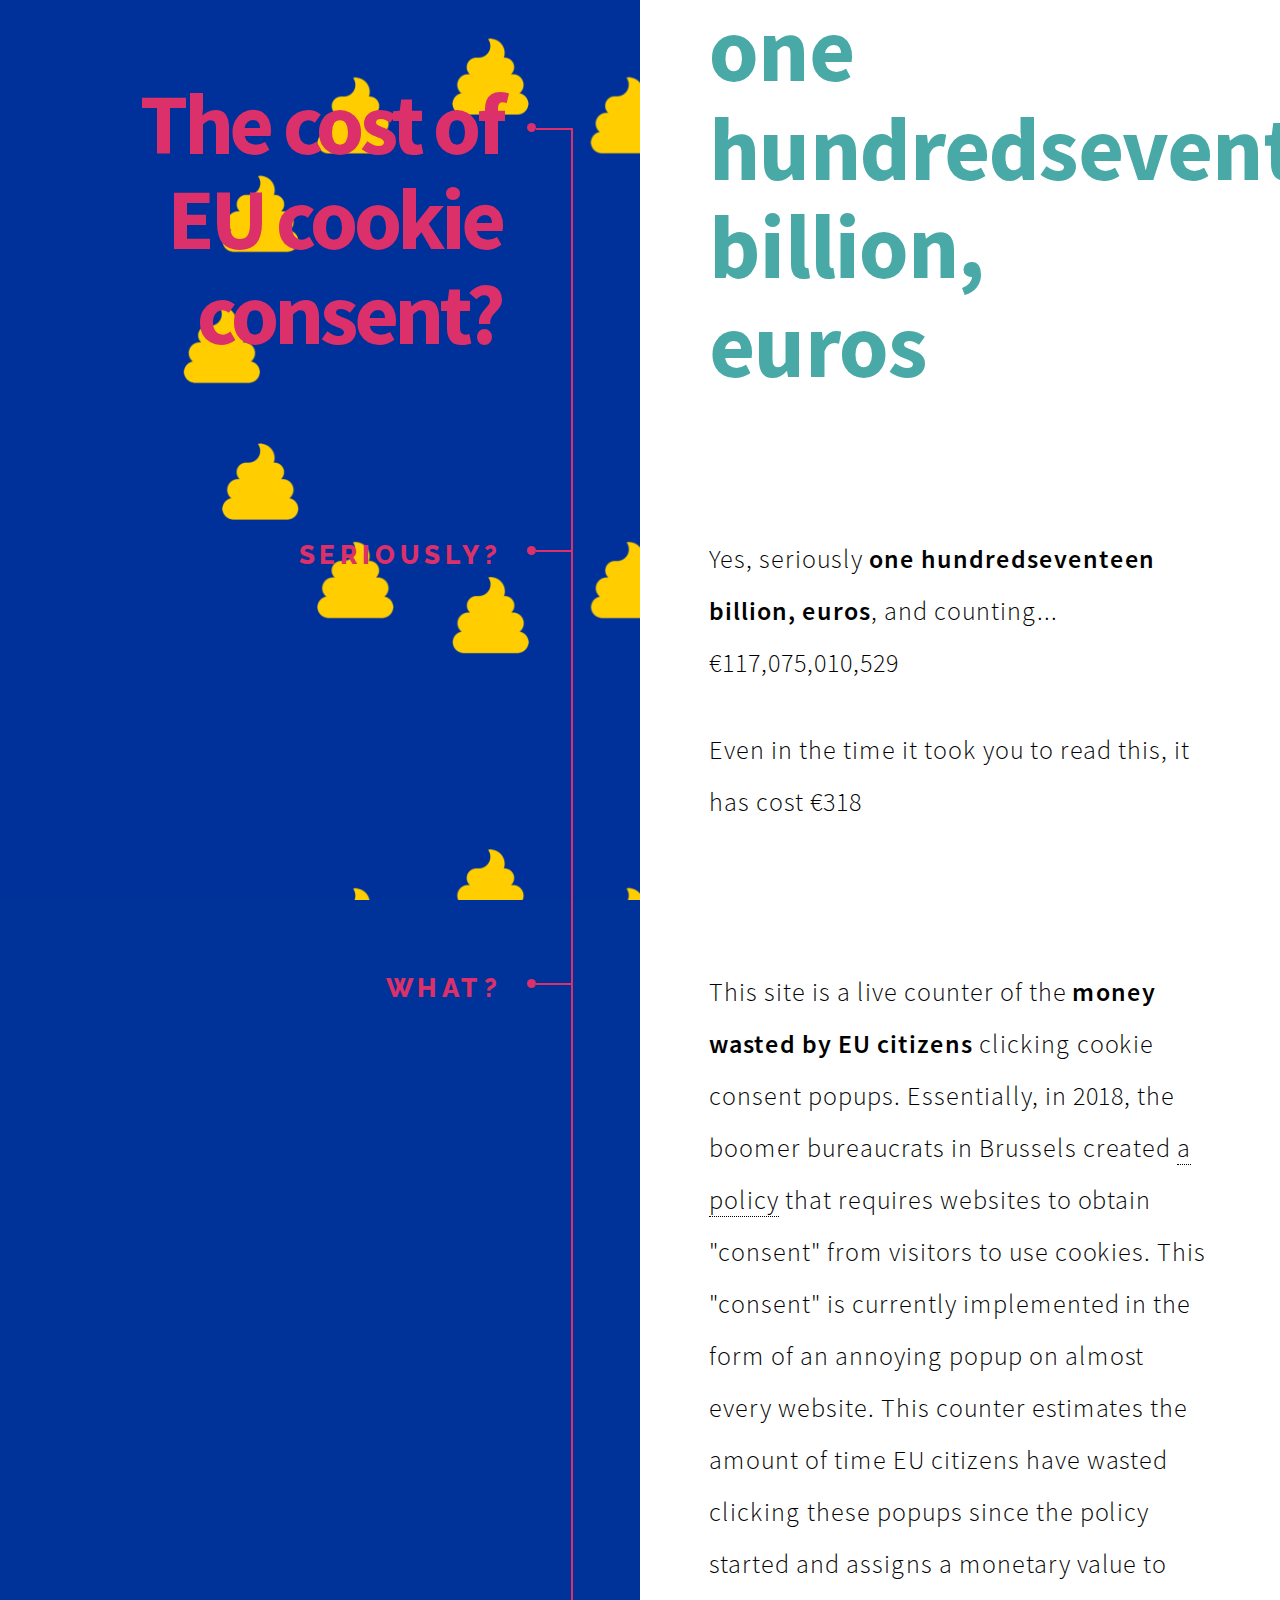
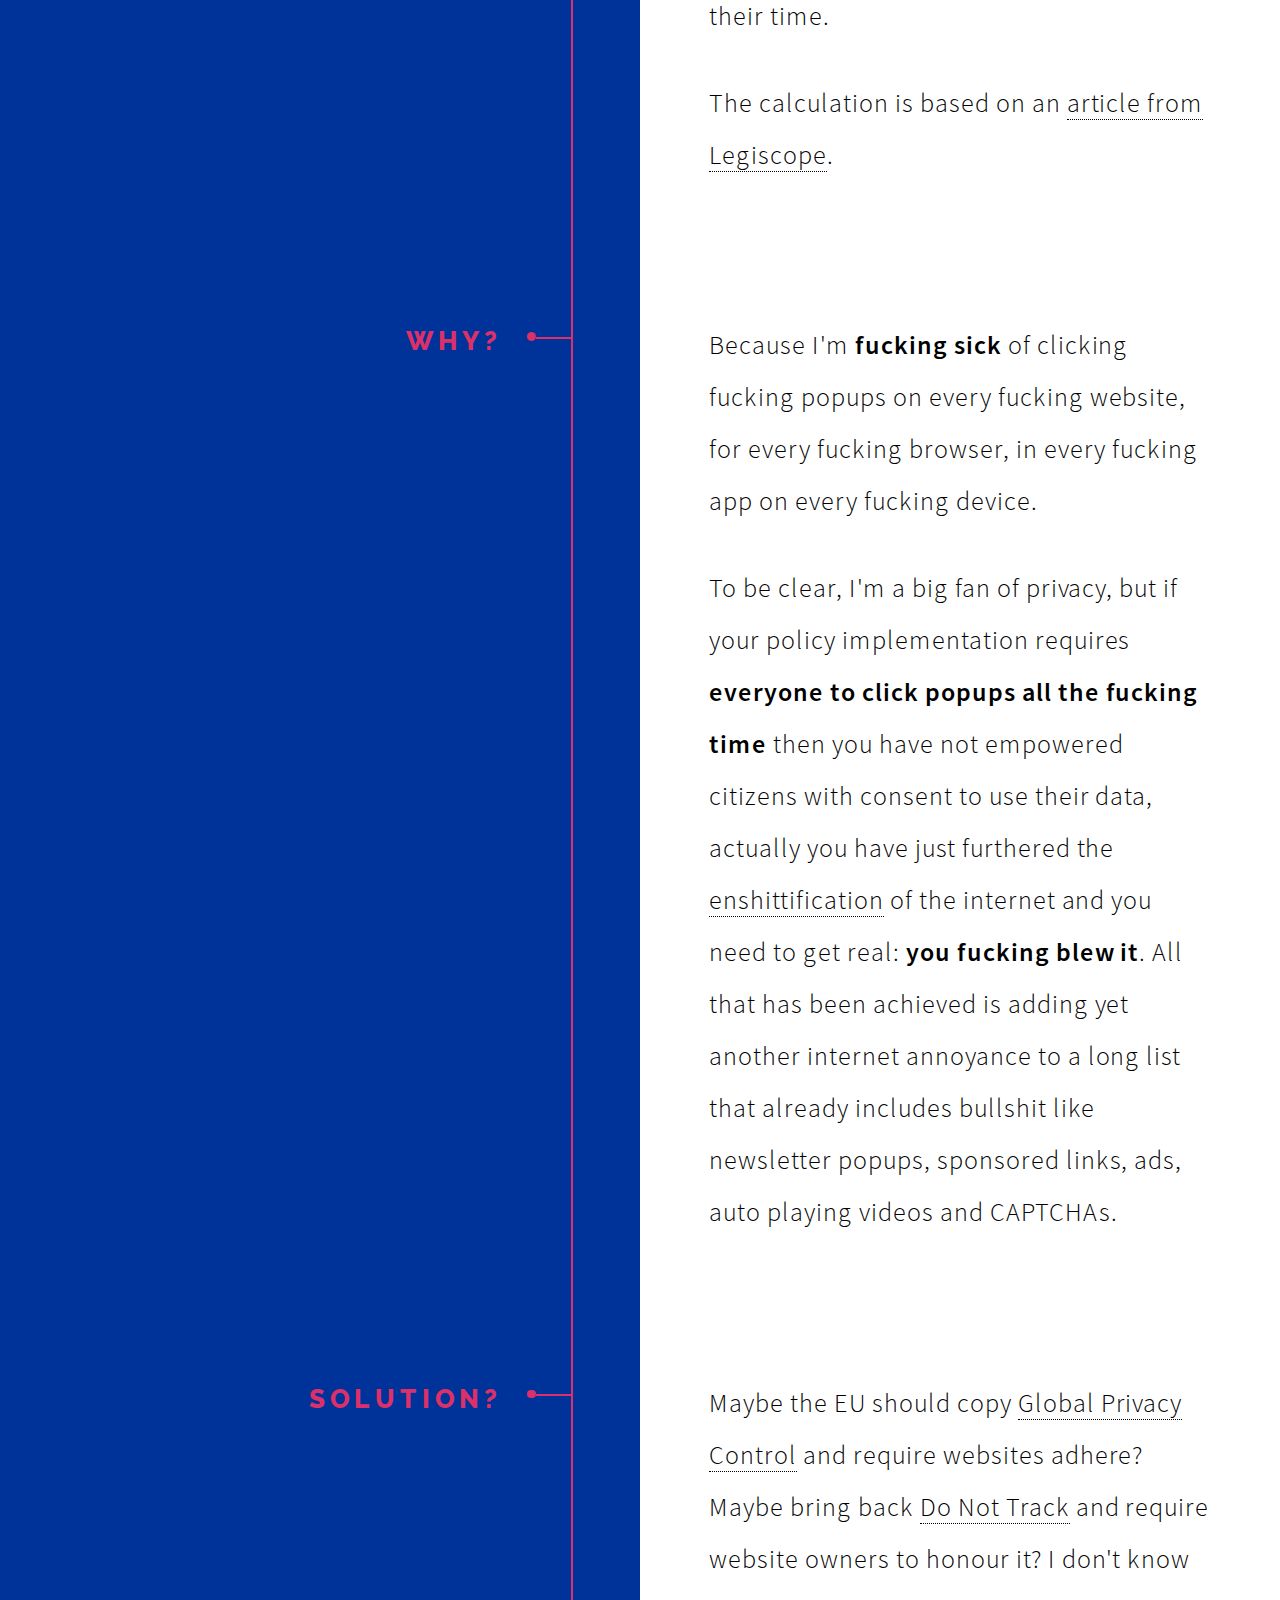
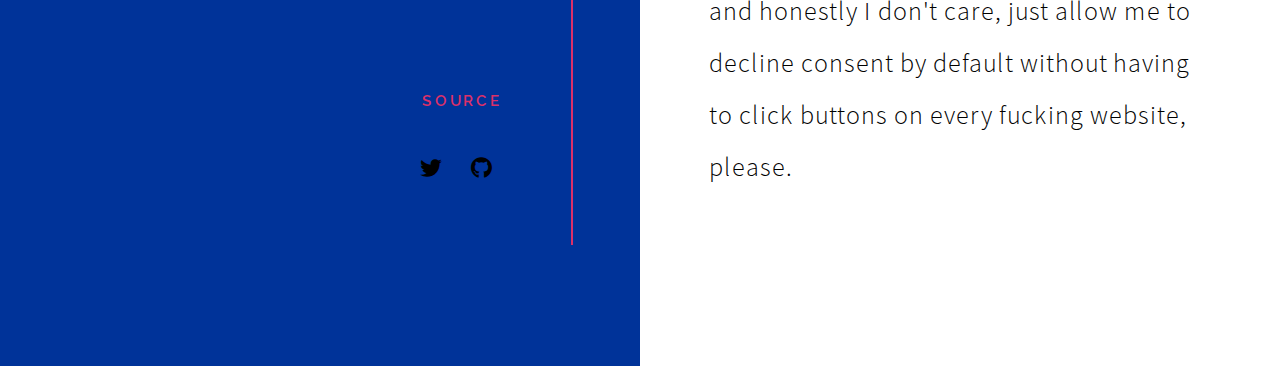
<file: site/index.html>
<!DOCTYPE HTML>
<!--
	Paradigm Shift by HTML5 UP
	html5up.net | @ajlkn
	Free for personal and commercial use under the CCA 3.0 license (html5up.net/license)
-->
<html>
	<head>
		<title>The cost of EU cookie consent: how much money are we wasting?</title>
		<meta charset="utf-8" />
		<meta name="viewport" content="width=device-width, initial-scale=1, user-scalable=no" />
		<meta name="description" content="A live counter of the cost of time wasted clicking EU cookie consent popups and banners" />
		<meta name="keywords" content="EU, GDPR, cookie, consent, cost, money, wasted, time, popups, banners" />
		<meta name="author" content="@24-karat.bsky.social">
		<link rel="stylesheet" href="assets/css/main.css" />
		<link rel="apple-touch-icon" sizes="180x180" href="/apple-touch-icon.png">
		<link rel="icon" type="image/png" sizes="32x32" href="/favicon-32x32.png">
		<link rel="icon" type="image/png" sizes="16x16" href="/favicon-16x16.png">
		<link rel="manifest" href="/site.webmanifest">
		<link rel="canonical" href="https://cookiecost.eu/" />
	</head>
	<body class="is-preload">
			<div id="wrapper">

				<!-- Intro -->
					<section class="intro">
						<header>
							<h1>The cost of EU cookie consent?</h1>
						</header>
						<div class="content">
							<p id="big-number"></p>
						</div>
					</section>

				<!-- Section -->
					<section id="seriously">
						<header>
							<h2>Seriously?</h2>
						</header>
						<div class="content">
							<p>Yes, seriously <strong><span id="big-number-again"></span></strong>, and counting... €<span id="total-cookie-cost"></span></p>
							<p>Even in the time it took you to read this, it has cost €<span id="page-load-cookie-cost"></span></p>
						</div>
					</section>

				<!-- Section -->
					<section id="what">
						<header>
							<h2>What?</h2>
						</header>
						<div class="content">
							<p>This site is a live counter of the <strong>money wasted by EU citizens</strong> clicking cookie consent popups. Essentially, in 2018, the boomer bureaucrats in Brussels created <a href=https://eur-lex.europa.eu/content/news/general-data-protection-regulation-GDPR-applies-from-25-May-2018.html>a policy</a> that requires websites to obtain "consent" from visitors to use cookies. This "consent" is currently implemented in the form of an annoying popup on almost every website. This counter estimates the amount of time EU citizens have wasted clicking these popups since the policy started and assigns a monetary value to their time.</p>
							<p>The calculation is based on an <a href=https://legiscope.com/blog/hidden-productivity-drain-cookie-banners.html>article from Legiscope</a>.
						</div>
					</section>

				<!-- Section -->
					<section  id="why">
						<header>
							<h2>Why?</h2>
						</header>
						<div class="content">
						  <p>Because I'm <strong>fucking sick</strong> of clicking fucking popups on every fucking website, for every fucking browser, in every fucking app on every fucking device.</p>
							<p>To be clear, I'm a big fan of privacy, but if your policy implementation requires <strong>everyone to click popups all the fucking time</strong> then you have not empowered citizens with consent to use their data, actually you have just furthered the <a href=https://en.wikipedia.org/wiki/Enshittification>enshittification</a> of the internet and you need to get real: <strong>you fucking blew it</strong>. All that has been achieved is adding yet another internet annoyance to a long list that already includes bullshit like newsletter popups, sponsored links, ads, auto playing videos and CAPTCHAs.</p>
						</div>
					</section>

				<!-- Section -->
					<section  id="solution">
						<header>
							<h2>Solution?</h2>
						</header>
						<div class="content">
						  <p>Maybe the EU should copy <a href=https://globalprivacycontrol.org/>Global Privacy Control</a> and require websites adhere? Maybe bring back <a href=https://en.wikipedia.org/wiki/Do_Not_Track>Do Not Track</a> and require website owners to honour it? I don't know and honestly I don't care, just allow me to decline consent by default without having to click buttons on every fucking website, please.</p>
						</div>
						<footer>
							<br>
							<br>
							<br>
							<ul class="items">
								<li>
									<h4>Source</h4>
									<ul class="icons">
										<li><a href="https://bsky.app/profile/24-karat.bsky.social" class="icon brands fa-twitter"><span class="label">Bluesky</span></a></li>
										<li><a href="https://github.com/FutureSharks/eu-cookie-cost" class="icon brands fa-github"><span class="label">GitHub</span></a></li>
									</ul>
								</li>
							</ul>
						</footer>
					</section>
			</div>

			<script src="assets/js/jquery.min.js"></script>
			<script src="assets/js/jquery.scrolly.min.js"></script>
			<script src="assets/js/browser.min.js"></script>
			<script src="assets/js/breakpoints.min.js"></script>
			<script src="assets/js/util.js"></script>
			<script src="assets/js/main.js"></script>
			<script src="assets/js/calculations.js" type="module"></script>
			<script src="assets/js/numberWords.js" type="module"></script>

	</body>
</html>
</file>
<file: site/assets/css/main.css>
@import url(fontawesome-all.min.css);
@import '../css/fonts.css';

/*
	Paradigm Shift by HTML5 UP
	html5up.net | @ajlkn
	Free for personal and commercial use under the CCA 3.0 license (html5up.net/license)
*/

html, body, div, span, applet, object,
iframe, h1, h2, h3, h4, h5, h6, p, blockquote,
pre, a, abbr, acronym, address, big, cite,
code, del, dfn, em, img, ins, kbd, q, s, samp,
small, strike, strong, sub, sup, tt, var, b,
u, i, center, dl, dt, dd, ol, ul, li, fieldset,
form, label, legend, table, caption, tbody,
tfoot, thead, tr, th, td, article, aside,
canvas, details, embed, figure, figcaption,
footer, header, hgroup, menu, nav, output, ruby,
section, summary, time, mark, audio, video {
	margin: 0;
	padding: 0;
	border: 0;
	font-size: 100%;
	font: inherit;
	vertical-align: baseline;}

article, aside, details, figcaption, figure,
footer, header, hgroup, menu, nav, section {
	display: block;}

:root {
		--main-background-color: #003399;
    /* --main-text-color: #FF686B; */
		/* --big-text-color: #DB5ABA; */
    --main-text-color: #DB3069;
		--big-text-color: #48A9A6;
		/* --main-text-color: #FFFFFF; */
		/* --big-text-color: #D72638; */
		/* --main-text-color: #23F0C7; */
		/* --big-text-color: #D72638; */
}

body {
	line-height: 1;
}

ol, ul {
	list-style: none;
}

blockquote, q {
	quotes: none;
}

	blockquote:before, blockquote:after, q:before, q:after {
		content: '';
		content: none;
	}

table {
	border-collapse: collapse;
	border-spacing: 0;
}

body {
	-webkit-text-size-adjust: none;
}

mark {
	background-color: transparent;
	color: inherit;
}

input::-moz-focus-inner {
	border: 0;
	padding: 0;
}

input, select, textarea {
	-moz-appearance: none;
	-webkit-appearance: none;
	-ms-appearance: none;
	appearance: none;
}

/* Basic */

	@-ms-viewport {
		width: device-width;
	}

	body {
		-ms-overflow-style: scrollbar;
	}

	@media screen and (max-width: 480px) {

		html, body {
			min-width: 320px;
		}

	}

	html {
		box-sizing: border-box;
	}

	*, *:before, *:after {
		box-sizing: inherit;
	}

	html {
		overflow-x: hidden;
	}

	body {
		background: #ffffff;
		overflow-x: hidden;
	}

		body.is-preload *, body.is-preload *:before, body.is-preload *:after {
			-moz-animation: none !important;
			-webkit-animation: none !important;
			-ms-animation: none !important;
			animation: none !important;
			-moz-transition: none !important;
			-webkit-transition: none !important;
			-ms-transition: none !important;
			transition: none !important;
		}

/* Typography */

	html {
		font-size: 18pt;
	}

		@media screen and (max-width: 1920px) {

			html {
				font-size: 13pt;
			}

		}

		@media screen and (max-width: 1152px) {

			html {
				font-size: 14pt;
			}

		}

		@media screen and (max-width: 736px) {

			html {
				font-size: 12pt;
			}

		}

		@media screen and (max-width: 480px) {

			html {
				font-size: 11pt;
			}

		}

	body {
		background-color: #ffffff;
		color: #000000;
	}

	body, input, select, textarea {
		color: #000000;
		font-family: "Source Sans Pro", Helvetica, sans-serif;
		font-size: 1.5rem;
		font-weight: 300;
		letter-spacing: 0.0375em;
		line-height: 2;
	}

	a {
		-moz-transition: border-bottom-color 0.25s ease-in-out;
		-webkit-transition: border-bottom-color 0.25s ease-in-out;
		-ms-transition: border-bottom-color 0.25s ease-in-out;
		transition: border-bottom-color 0.25s ease-in-out;
		text-decoration: none;
		color: #000000;
		border-bottom: dotted 1px;
	}

		a:hover {
			text-decoration: none;
			border-bottom-color: transparent;
		}

	strong, b {
		font-weight: 600;
		color: #000000;
	}

	em, i {
		font-style: italic;
	}

	p {
		margin: 0 0 2rem 0;
	}

	h1, h2, h3, h4, h5, h6 {
		color: var(--main-text-color);
		font-family: "Raleway", Helvetica, sans-serif;
		font-weight: 600;
		letter-spacing: 0.175em;
		line-height: 1.75;
		margin: 0 0 1.5rem 0;
		text-transform: uppercase;
	}

		h1 a, h2 a, h3 a, h4 a, h5 a, h6 a {
			color: inherit;
			text-decoration: none;
		}

	h1 {
		font-family: "Source Sans Pro", Helvetica, sans-serif;
		font-size: 5rem;
		font-weight: 700;
		letter-spacing: -0.05em;
		line-height: 1.1;
		margin: 0 0 1.5rem 0;
		text-transform: none;
	}

	h2 {
		font-size: 1.5rem;
		font-weight: 800;
		margin: 0 0 2rem 0;
	}

	h3 {
		font-size: 0.875rem;
	}

	h4 {
		font-size: 0.875rem;
	}

	h5 {
		font-size: 0.75rem;
	}

	h6 {
		font-size: 0.625rem;
	}

	@media screen and (max-width: 736px) {

		h1 {
			font-size: 4.5rem;
			line-height: 1.1;
		}

		h2 {
			font-size: 1.25rem;
			line-height: 1.7;
		}

		h3 {
			font-size: 0.9rem;
		}

		h4 {
			font-size: 0.75rem;
		}

		h5 {
			font-size: 0.675rem;
		}

	}

	@media screen and (max-width: 360px) {

		h1 {
			font-size: 3.75rem;
		}

		h2 {
			font-size: 1.125rem;
		}

		h3 {
			font-size: 0.8rem;
		}

		h4 {
			font-size: 0.675rem;
		}

		h5 {
			font-size: 0.675rem;
		}

	}

	sub {
		font-size: 0.8rem;
		position: relative;
		top: 0.5rem;
	}

	sup {
		font-size: 0.8rem;
		position: relative;
		top: -0.5rem;
	}

	blockquote {
		border-left: solid 0.5rem rgba(144, 144, 144, 0.25);
		font-style: italic;
		margin: 0 0 2rem 0;
		padding: 1rem 0 1rem 2rem;
	}

	code {
		background: rgba(144, 144, 144, 0.1);
		border-radius: 0.325rem;
		font-family: "Courier New", monospace;
		font-size: 0.9rem;
		margin: 0 0.25rem;
		padding: 0.25rem 0.65rem;
	}

	pre {
		-webkit-overflow-scrolling: touch;
		font-family: "Courier New", monospace;
		font-size: 0.9rem;
		margin: 0 0 2rem 0;
		width: 100%;
	}

		pre code {
			display: block;
			line-height: 1.75;
			padding: 1rem 1.5rem;
			overflow-x: auto;
		}

	hr {
		border: 0;
		border-bottom: solid 2px rgba(144, 144, 144, 0.25);
		margin: 3rem 0;
	}

		hr.major {
			margin: 5rem 0;
		}

		@media screen and (max-width: 736px) {

			hr.major {
				margin: 3rem 0;
			}

		}

/* Row */

	.row {
		display: flex;
		flex-wrap: wrap;
		box-sizing: border-box;
		align-items: stretch;
	}

		.row > * {
			box-sizing: border-box;
		}

		.row.gtr-uniform > * > :last-child {
			margin-bottom: 0;
		}

		.row.aln-left {
			justify-content: flex-start;
		}

		.row.aln-center {
			justify-content: center;
		}

		.row.aln-right {
			justify-content: flex-end;
		}

		.row.aln-top {
			align-items: flex-start;
		}

		.row.aln-middle {
			align-items: center;
		}

		.row.aln-bottom {
			align-items: flex-end;
		}

		.row > .imp {
			order: -1;
		}

		.row > .col-1 {
			width: 8.33333%;
		}

		.row > .off-1 {
			margin-left: 8.33333%;
		}

		.row > .col-2 {
			width: 16.66667%;
		}

		.row > .off-2 {
			margin-left: 16.66667%;
		}

		.row > .col-3 {
			width: 25%;
		}

		.row > .off-3 {
			margin-left: 25%;
		}

		.row > .col-4 {
			width: 33.33333%;
		}

		.row > .off-4 {
			margin-left: 33.33333%;
		}

		.row > .col-5 {
			width: 41.66667%;
		}

		.row > .off-5 {
			margin-left: 41.66667%;
		}

		.row > .col-6 {
			width: 50%;
		}

		.row > .off-6 {
			margin-left: 50%;
		}

		.row > .col-7 {
			width: 58.33333%;
		}

		.row > .off-7 {
			margin-left: 58.33333%;
		}

		.row > .col-8 {
			width: 66.66667%;
		}

		.row > .off-8 {
			margin-left: 66.66667%;
		}

		.row > .col-9 {
			width: 75%;
		}

		.row > .off-9 {
			margin-left: 75%;
		}

		.row > .col-10 {
			width: 83.33333%;
		}

		.row > .off-10 {
			margin-left: 83.33333%;
		}

		.row > .col-11 {
			width: 91.66667%;
		}

		.row > .off-11 {
			margin-left: 91.66667%;
		}

		.row > .col-12 {
			width: 100%;
		}

		.row > .off-12 {
			margin-left: 100%;
		}

		.row.gtr-0 {
			margin-top: 0;
			margin-left: 0rem;
		}

			.row.gtr-0 > * {
				padding: 0 0 0 0rem;
			}

			.row.gtr-0.gtr-uniform {
				margin-top: 0rem;
			}

				.row.gtr-0.gtr-uniform > * {
					padding-top: 0rem;
				}

		.row.gtr-25 {
			margin-top: 0;
			margin-left: -0.5rem;
		}

			.row.gtr-25 > * {
				padding: 0 0 0 0.5rem;
			}

			.row.gtr-25.gtr-uniform {
				margin-top: -0.5rem;
			}

				.row.gtr-25.gtr-uniform > * {
					padding-top: 0.5rem;
				}

		.row.gtr-50 {
			margin-top: 0;
			margin-left: -1rem;
		}

			.row.gtr-50 > * {
				padding: 0 0 0 1rem;
			}

			.row.gtr-50.gtr-uniform {
				margin-top: -1rem;
			}

				.row.gtr-50.gtr-uniform > * {
					padding-top: 1rem;
				}

		.row {
			margin-top: 0;
			margin-left: -2rem;
		}

			.row > * {
				padding: 0 0 0 2rem;
			}

			.row.gtr-uniform {
				margin-top: -2rem;
			}

				.row.gtr-uniform > * {
					padding-top: 2rem;
				}

		.row.gtr-150 {
			margin-top: 0;
			margin-left: -3rem;
		}

			.row.gtr-150 > * {
				padding: 0 0 0 3rem;
			}

			.row.gtr-150.gtr-uniform {
				margin-top: -3rem;
			}

				.row.gtr-150.gtr-uniform > * {
					padding-top: 3rem;
				}

		.row.gtr-200 {
			margin-top: 0;
			margin-left: -4rem;
		}

			.row.gtr-200 > * {
				padding: 0 0 0 4rem;
			}

			.row.gtr-200.gtr-uniform {
				margin-top: -4rem;
			}

				.row.gtr-200.gtr-uniform > * {
					padding-top: 4rem;
				}

		@media screen and (max-width: 1920px) {

			.row {
				display: flex;
				flex-wrap: wrap;
				box-sizing: border-box;
				align-items: stretch;
			}

				.row > * {
					box-sizing: border-box;
				}

				.row.gtr-uniform > * > :last-child {
					margin-bottom: 0;
				}

				.row.aln-left {
					justify-content: flex-start;
				}

				.row.aln-center {
					justify-content: center;
				}

				.row.aln-right {
					justify-content: flex-end;
				}

				.row.aln-top {
					align-items: flex-start;
				}

				.row.aln-middle {
					align-items: center;
				}

				.row.aln-bottom {
					align-items: flex-end;
				}

				.row > .imp-xlarge {
					order: -1;
				}

				.row > .col-1-xlarge {
					width: 8.33333%;
				}

				.row > .off-1-xlarge {
					margin-left: 8.33333%;
				}

				.row > .col-2-xlarge {
					width: 16.66667%;
				}

				.row > .off-2-xlarge {
					margin-left: 16.66667%;
				}

				.row > .col-3-xlarge {
					width: 25%;
				}

				.row > .off-3-xlarge {
					margin-left: 25%;
				}

				.row > .col-4-xlarge {
					width: 33.33333%;
				}

				.row > .off-4-xlarge {
					margin-left: 33.33333%;
				}

				.row > .col-5-xlarge {
					width: 41.66667%;
				}

				.row > .off-5-xlarge {
					margin-left: 41.66667%;
				}

				.row > .col-6-xlarge {
					width: 50%;
				}

				.row > .off-6-xlarge {
					margin-left: 50%;
				}

				.row > .col-7-xlarge {
					width: 58.33333%;
				}

				.row > .off-7-xlarge {
					margin-left: 58.33333%;
				}

				.row > .col-8-xlarge {
					width: 66.66667%;
				}

				.row > .off-8-xlarge {
					margin-left: 66.66667%;
				}

				.row > .col-9-xlarge {
					width: 75%;
				}

				.row > .off-9-xlarge {
					margin-left: 75%;
				}

				.row > .col-10-xlarge {
					width: 83.33333%;
				}

				.row > .off-10-xlarge {
					margin-left: 83.33333%;
				}

				.row > .col-11-xlarge {
					width: 91.66667%;
				}

				.row > .off-11-xlarge {
					margin-left: 91.66667%;
				}

				.row > .col-12-xlarge {
					width: 100%;
				}

				.row > .off-12-xlarge {
					margin-left: 100%;
				}

				.row.gtr-0 {
					margin-top: 0;
					margin-left: 0rem;
				}

					.row.gtr-0 > * {
						padding: 0 0 0 0rem;
					}

					.row.gtr-0.gtr-uniform {
						margin-top: 0rem;
					}

						.row.gtr-0.gtr-uniform > * {
							padding-top: 0rem;
						}

				.row.gtr-25 {
					margin-top: 0;
					margin-left: -0.5rem;
				}

					.row.gtr-25 > * {
						padding: 0 0 0 0.5rem;
					}

					.row.gtr-25.gtr-uniform {
						margin-top: -0.5rem;
					}

						.row.gtr-25.gtr-uniform > * {
							padding-top: 0.5rem;
						}

				.row.gtr-50 {
					margin-top: 0;
					margin-left: -1rem;
				}

					.row.gtr-50 > * {
						padding: 0 0 0 1rem;
					}

					.row.gtr-50.gtr-uniform {
						margin-top: -1rem;
					}

						.row.gtr-50.gtr-uniform > * {
							padding-top: 1rem;
						}

				.row {
					margin-top: 0;
					margin-left: -2rem;
				}

					.row > * {
						padding: 0 0 0 2rem;
					}

					.row.gtr-uniform {
						margin-top: -2rem;
					}

						.row.gtr-uniform > * {
							padding-top: 2rem;
						}

				.row.gtr-150 {
					margin-top: 0;
					margin-left: -3rem;
				}

					.row.gtr-150 > * {
						padding: 0 0 0 3rem;
					}

					.row.gtr-150.gtr-uniform {
						margin-top: -3rem;
					}

						.row.gtr-150.gtr-uniform > * {
							padding-top: 3rem;
						}

				.row.gtr-200 {
					margin-top: 0;
					margin-left: -4rem;
				}

					.row.gtr-200 > * {
						padding: 0 0 0 4rem;
					}

					.row.gtr-200.gtr-uniform {
						margin-top: -4rem;
					}

						.row.gtr-200.gtr-uniform > * {
							padding-top: 4rem;
						}

		}

		@media screen and (max-width: 1280px) {

			.row {
				display: flex;
				flex-wrap: wrap;
				box-sizing: border-box;
				align-items: stretch;
			}

				.row > * {
					box-sizing: border-box;
				}

				.row.gtr-uniform > * > :last-child {
					margin-bottom: 0;
				}

				.row.aln-left {
					justify-content: flex-start;
				}

				.row.aln-center {
					justify-content: center;
				}

				.row.aln-right {
					justify-content: flex-end;
				}

				.row.aln-top {
					align-items: flex-start;
				}

				.row.aln-middle {
					align-items: center;
				}

				.row.aln-bottom {
					align-items: flex-end;
				}

				.row > .imp-large {
					order: -1;
				}

				.row > .col-1-large {
					width: 8.33333%;
				}

				.row > .off-1-large {
					margin-left: 8.33333%;
				}

				.row > .col-2-large {
					width: 16.66667%;
				}

				.row > .off-2-large {
					margin-left: 16.66667%;
				}

				.row > .col-3-large {
					width: 25%;
				}

				.row > .off-3-large {
					margin-left: 25%;
				}

				.row > .col-4-large {
					width: 33.33333%;
				}

				.row > .off-4-large {
					margin-left: 33.33333%;
				}

				.row > .col-5-large {
					width: 41.66667%;
				}

				.row > .off-5-large {
					margin-left: 41.66667%;
				}

				.row > .col-6-large {
					width: 50%;
				}

				.row > .off-6-large {
					margin-left: 50%;
				}

				.row > .col-7-large {
					width: 58.33333%;
				}

				.row > .off-7-large {
					margin-left: 58.33333%;
				}

				.row > .col-8-large {
					width: 66.66667%;
				}

				.row > .off-8-large {
					margin-left: 66.66667%;
				}

				.row > .col-9-large {
					width: 75%;
				}

				.row > .off-9-large {
					margin-left: 75%;
				}

				.row > .col-10-large {
					width: 83.33333%;
				}

				.row > .off-10-large {
					margin-left: 83.33333%;
				}

				.row > .col-11-large {
					width: 91.66667%;
				}

				.row > .off-11-large {
					margin-left: 91.66667%;
				}

				.row > .col-12-large {
					width: 100%;
				}

				.row > .off-12-large {
					margin-left: 100%;
				}

				.row.gtr-0 {
					margin-top: 0;
					margin-left: 0rem;
				}

					.row.gtr-0 > * {
						padding: 0 0 0 0rem;
					}

					.row.gtr-0.gtr-uniform {
						margin-top: 0rem;
					}

						.row.gtr-0.gtr-uniform > * {
							padding-top: 0rem;
						}

				.row.gtr-25 {
					margin-top: 0;
					margin-left: -0.375rem;
				}

					.row.gtr-25 > * {
						padding: 0 0 0 0.375rem;
					}

					.row.gtr-25.gtr-uniform {
						margin-top: -0.375rem;
					}

						.row.gtr-25.gtr-uniform > * {
							padding-top: 0.375rem;
						}

				.row.gtr-50 {
					margin-top: 0;
					margin-left: -0.75rem;
				}

					.row.gtr-50 > * {
						padding: 0 0 0 0.75rem;
					}

					.row.gtr-50.gtr-uniform {
						margin-top: -0.75rem;
					}

						.row.gtr-50.gtr-uniform > * {
							padding-top: 0.75rem;
						}

				.row {
					margin-top: 0;
					margin-left: -1.5rem;
				}

					.row > * {
						padding: 0 0 0 1.5rem;
					}

					.row.gtr-uniform {
						margin-top: -1.5rem;
					}

						.row.gtr-uniform > * {
							padding-top: 1.5rem;
						}

				.row.gtr-150 {
					margin-top: 0;
					margin-left: -2.25rem;
				}

					.row.gtr-150 > * {
						padding: 0 0 0 2.25rem;
					}

					.row.gtr-150.gtr-uniform {
						margin-top: -2.25rem;
					}

						.row.gtr-150.gtr-uniform > * {
							padding-top: 2.25rem;
						}

				.row.gtr-200 {
					margin-top: 0;
					margin-left: -3rem;
				}

					.row.gtr-200 > * {
						padding: 0 0 0 3rem;
					}

					.row.gtr-200.gtr-uniform {
						margin-top: -3rem;
					}

						.row.gtr-200.gtr-uniform > * {
							padding-top: 3rem;
						}

		}

		@media screen and (max-width: 1152px) {

			.row {
				display: flex;
				flex-wrap: wrap;
				box-sizing: border-box;
				align-items: stretch;
			}

				.row > * {
					box-sizing: border-box;
				}

				.row.gtr-uniform > * > :last-child {
					margin-bottom: 0;
				}

				.row.aln-left {
					justify-content: flex-start;
				}

				.row.aln-center {
					justify-content: center;
				}

				.row.aln-right {
					justify-content: flex-end;
				}

				.row.aln-top {
					align-items: flex-start;
				}

				.row.aln-middle {
					align-items: center;
				}

				.row.aln-bottom {
					align-items: flex-end;
				}

				.row > .imp-medium {
					order: -1;
				}

				.row > .col-1-medium {
					width: 8.33333%;
				}

				.row > .off-1-medium {
					margin-left: 8.33333%;
				}

				.row > .col-2-medium {
					width: 16.66667%;
				}

				.row > .off-2-medium {
					margin-left: 16.66667%;
				}

				.row > .col-3-medium {
					width: 25%;
				}

				.row > .off-3-medium {
					margin-left: 25%;
				}

				.row > .col-4-medium {
					width: 33.33333%;
				}

				.row > .off-4-medium {
					margin-left: 33.33333%;
				}

				.row > .col-5-medium {
					width: 41.66667%;
				}

				.row > .off-5-medium {
					margin-left: 41.66667%;
				}

				.row > .col-6-medium {
					width: 50%;
				}

				.row > .off-6-medium {
					margin-left: 50%;
				}

				.row > .col-7-medium {
					width: 58.33333%;
				}

				.row > .off-7-medium {
					margin-left: 58.33333%;
				}

				.row > .col-8-medium {
					width: 66.66667%;
				}

				.row > .off-8-medium {
					margin-left: 66.66667%;
				}

				.row > .col-9-medium {
					width: 75%;
				}

				.row > .off-9-medium {
					margin-left: 75%;
				}

				.row > .col-10-medium {
					width: 83.33333%;
				}

				.row > .off-10-medium {
					margin-left: 83.33333%;
				}

				.row > .col-11-medium {
					width: 91.66667%;
				}

				.row > .off-11-medium {
					margin-left: 91.66667%;
				}

				.row > .col-12-medium {
					width: 100%;
				}

				.row > .off-12-medium {
					margin-left: 100%;
				}

				.row.gtr-0 {
					margin-top: 0;
					margin-left: 0rem;
				}

					.row.gtr-0 > * {
						padding: 0 0 0 0rem;
					}

					.row.gtr-0.gtr-uniform {
						margin-top: 0rem;
					}

						.row.gtr-0.gtr-uniform > * {
							padding-top: 0rem;
						}

				.row.gtr-25 {
					margin-top: 0;
					margin-left: -0.375rem;
				}

					.row.gtr-25 > * {
						padding: 0 0 0 0.375rem;
					}

					.row.gtr-25.gtr-uniform {
						margin-top: -0.375rem;
					}

						.row.gtr-25.gtr-uniform > * {
							padding-top: 0.375rem;
						}

				.row.gtr-50 {
					margin-top: 0;
					margin-left: -0.75rem;
				}

					.row.gtr-50 > * {
						padding: 0 0 0 0.75rem;
					}

					.row.gtr-50.gtr-uniform {
						margin-top: -0.75rem;
					}

						.row.gtr-50.gtr-uniform > * {
							padding-top: 0.75rem;
						}

				.row {
					margin-top: 0;
					margin-left: -1.5rem;
				}

					.row > * {
						padding: 0 0 0 1.5rem;
					}

					.row.gtr-uniform {
						margin-top: -1.5rem;
					}

						.row.gtr-uniform > * {
							padding-top: 1.5rem;
						}

				.row.gtr-150 {
					margin-top: 0;
					margin-left: -2.25rem;
				}

					.row.gtr-150 > * {
						padding: 0 0 0 2.25rem;
					}

					.row.gtr-150.gtr-uniform {
						margin-top: -2.25rem;
					}

						.row.gtr-150.gtr-uniform > * {
							padding-top: 2.25rem;
						}

				.row.gtr-200 {
					margin-top: 0;
					margin-left: -3rem;
				}

					.row.gtr-200 > * {
						padding: 0 0 0 3rem;
					}

					.row.gtr-200.gtr-uniform {
						margin-top: -3rem;
					}

						.row.gtr-200.gtr-uniform > * {
							padding-top: 3rem;
						}

		}

		@media screen and (max-width: 736px) {

			.row {
				display: flex;
				flex-wrap: wrap;
				box-sizing: border-box;
				align-items: stretch;
			}

				.row > * {
					box-sizing: border-box;
				}

				.row.gtr-uniform > * > :last-child {
					margin-bottom: 0;
				}

				.row.aln-left {
					justify-content: flex-start;
				}

				.row.aln-center {
					justify-content: center;
				}

				.row.aln-right {
					justify-content: flex-end;
				}

				.row.aln-top {
					align-items: flex-start;
				}

				.row.aln-middle {
					align-items: center;
				}

				.row.aln-bottom {
					align-items: flex-end;
				}

				.row > .imp-small {
					order: -1;
				}

				.row > .col-1-small {
					width: 8.33333%;
				}

				.row > .off-1-small {
					margin-left: 8.33333%;
				}

				.row > .col-2-small {
					width: 16.66667%;
				}

				.row > .off-2-small {
					margin-left: 16.66667%;
				}

				.row > .col-3-small {
					width: 25%;
				}

				.row > .off-3-small {
					margin-left: 25%;
				}

				.row > .col-4-small {
					width: 33.33333%;
				}

				.row > .off-4-small {
					margin-left: 33.33333%;
				}

				.row > .col-5-small {
					width: 41.66667%;
				}

				.row > .off-5-small {
					margin-left: 41.66667%;
				}

				.row > .col-6-small {
					width: 50%;
				}

				.row > .off-6-small {
					margin-left: 50%;
				}

				.row > .col-7-small {
					width: 58.33333%;
				}

				.row > .off-7-small {
					margin-left: 58.33333%;
				}

				.row > .col-8-small {
					width: 66.66667%;
				}

				.row > .off-8-small {
					margin-left: 66.66667%;
				}

				.row > .col-9-small {
					width: 75%;
				}

				.row > .off-9-small {
					margin-left: 75%;
				}

				.row > .col-10-small {
					width: 83.33333%;
				}

				.row > .off-10-small {
					margin-left: 83.33333%;
				}

				.row > .col-11-small {
					width: 91.66667%;
				}

				.row > .off-11-small {
					margin-left: 91.66667%;
				}

				.row > .col-12-small {
					width: 100%;
				}

				.row > .off-12-small {
					margin-left: 100%;
				}

				.row.gtr-0 {
					margin-top: 0;
					margin-left: 0rem;
				}

					.row.gtr-0 > * {
						padding: 0 0 0 0rem;
					}

					.row.gtr-0.gtr-uniform {
						margin-top: 0rem;
					}

						.row.gtr-0.gtr-uniform > * {
							padding-top: 0rem;
						}

				.row.gtr-25 {
					margin-top: 0;
					margin-left: -0.3125rem;
				}

					.row.gtr-25 > * {
						padding: 0 0 0 0.3125rem;
					}

					.row.gtr-25.gtr-uniform {
						margin-top: -0.3125rem;
					}

						.row.gtr-25.gtr-uniform > * {
							padding-top: 0.3125rem;
						}

				.row.gtr-50 {
					margin-top: 0;
					margin-left: -0.625rem;
				}

					.row.gtr-50 > * {
						padding: 0 0 0 0.625rem;
					}

					.row.gtr-50.gtr-uniform {
						margin-top: -0.625rem;
					}

						.row.gtr-50.gtr-uniform > * {
							padding-top: 0.625rem;
						}

				.row {
					margin-top: 0;
					margin-left: -1.25rem;
				}

					.row > * {
						padding: 0 0 0 1.25rem;
					}

					.row.gtr-uniform {
						margin-top: -1.25rem;
					}

						.row.gtr-uniform > * {
							padding-top: 1.25rem;
						}

				.row.gtr-150 {
					margin-top: 0;
					margin-left: -1.875rem;
				}

					.row.gtr-150 > * {
						padding: 0 0 0 1.875rem;
					}

					.row.gtr-150.gtr-uniform {
						margin-top: -1.875rem;
					}

						.row.gtr-150.gtr-uniform > * {
							padding-top: 1.875rem;
						}

				.row.gtr-200 {
					margin-top: 0;
					margin-left: -2.5rem;
				}

					.row.gtr-200 > * {
						padding: 0 0 0 2.5rem;
					}

					.row.gtr-200.gtr-uniform {
						margin-top: -2.5rem;
					}

						.row.gtr-200.gtr-uniform > * {
							padding-top: 2.5rem;
						}

		}

		@media screen and (max-width: 480px) {

			.row {
				display: flex;
				flex-wrap: wrap;
				box-sizing: border-box;
				align-items: stretch;
			}

				.row > * {
					box-sizing: border-box;
				}

				.row.gtr-uniform > * > :last-child {
					margin-bottom: 0;
				}

				.row.aln-left {
					justify-content: flex-start;
				}

				.row.aln-center {
					justify-content: center;
				}

				.row.aln-right {
					justify-content: flex-end;
				}

				.row.aln-top {
					align-items: flex-start;
				}

				.row.aln-middle {
					align-items: center;
				}

				.row.aln-bottom {
					align-items: flex-end;
				}

				.row > .imp-xsmall {
					order: -1;
				}

				.row > .col-1-xsmall {
					width: 8.33333%;
				}

				.row > .off-1-xsmall {
					margin-left: 8.33333%;
				}

				.row > .col-2-xsmall {
					width: 16.66667%;
				}

				.row > .off-2-xsmall {
					margin-left: 16.66667%;
				}

				.row > .col-3-xsmall {
					width: 25%;
				}

				.row > .off-3-xsmall {
					margin-left: 25%;
				}

				.row > .col-4-xsmall {
					width: 33.33333%;
				}

				.row > .off-4-xsmall {
					margin-left: 33.33333%;
				}

				.row > .col-5-xsmall {
					width: 41.66667%;
				}

				.row > .off-5-xsmall {
					margin-left: 41.66667%;
				}

				.row > .col-6-xsmall {
					width: 50%;
				}

				.row > .off-6-xsmall {
					margin-left: 50%;
				}

				.row > .col-7-xsmall {
					width: 58.33333%;
				}

				.row > .off-7-xsmall {
					margin-left: 58.33333%;
				}

				.row > .col-8-xsmall {
					width: 66.66667%;
				}

				.row > .off-8-xsmall {
					margin-left: 66.66667%;
				}

				.row > .col-9-xsmall {
					width: 75%;
				}

				.row > .off-9-xsmall {
					margin-left: 75%;
				}

				.row > .col-10-xsmall {
					width: 83.33333%;
				}

				.row > .off-10-xsmall {
					margin-left: 83.33333%;
				}

				.row > .col-11-xsmall {
					width: 91.66667%;
				}

				.row > .off-11-xsmall {
					margin-left: 91.66667%;
				}

				.row > .col-12-xsmall {
					width: 100%;
				}

				.row > .off-12-xsmall {
					margin-left: 100%;
				}

				.row.gtr-0 {
					margin-top: 0;
					margin-left: 0rem;
				}

					.row.gtr-0 > * {
						padding: 0 0 0 0rem;
					}

					.row.gtr-0.gtr-uniform {
						margin-top: 0rem;
					}

						.row.gtr-0.gtr-uniform > * {
							padding-top: 0rem;
						}

				.row.gtr-25 {
					margin-top: 0;
					margin-left: -0.3125rem;
				}

					.row.gtr-25 > * {
						padding: 0 0 0 0.3125rem;
					}

					.row.gtr-25.gtr-uniform {
						margin-top: -0.3125rem;
					}

						.row.gtr-25.gtr-uniform > * {
							padding-top: 0.3125rem;
						}

				.row.gtr-50 {
					margin-top: 0;
					margin-left: -0.625rem;
				}

					.row.gtr-50 > * {
						padding: 0 0 0 0.625rem;
					}

					.row.gtr-50.gtr-uniform {
						margin-top: -0.625rem;
					}

						.row.gtr-50.gtr-uniform > * {
							padding-top: 0.625rem;
						}

				.row {
					margin-top: 0;
					margin-left: -1.25rem;
				}

					.row > * {
						padding: 0 0 0 1.25rem;
					}

					.row.gtr-uniform {
						margin-top: -1.25rem;
					}

						.row.gtr-uniform > * {
							padding-top: 1.25rem;
						}

				.row.gtr-150 {
					margin-top: 0;
					margin-left: -1.875rem;
				}

					.row.gtr-150 > * {
						padding: 0 0 0 1.875rem;
					}

					.row.gtr-150.gtr-uniform {
						margin-top: -1.875rem;
					}

						.row.gtr-150.gtr-uniform > * {
							padding-top: 1.875rem;
						}

				.row.gtr-200 {
					margin-top: 0;
					margin-left: -2.5rem;
				}

					.row.gtr-200 > * {
						padding: 0 0 0 2.5rem;
					}

					.row.gtr-200.gtr-uniform {
						margin-top: -2.5rem;
					}

						.row.gtr-200.gtr-uniform > * {
							padding-top: 2.5rem;
						}

		}

/* Box */

	.box {
		border: solid 2px rgba(144, 144, 144, 0.25);
		border-radius: 0.325rem;
		margin-bottom: 2rem;
		padding: 1.5rem;
	}

		.box > :last-child {
			margin-bottom: 0;
		}

		.box.alt {
			border: 0;
			border-radius: 0;
			padding: 0;
		}

/* Button */

	input[type="submit"],
	input[type="reset"],
	input[type="button"],
	button,
	.button {
		-moz-appearance: none;
		-webkit-appearance: none;
		-ms-appearance: none;
		appearance: none;
		-moz-transition: background-color 0.25s ease-in-out, box-shadow 0.25s ease-in-out, color 0.25s ease-in-out;
		-webkit-transition: background-color 0.25s ease-in-out, box-shadow 0.25s ease-in-out, color 0.25s ease-in-out;
		-ms-transition: background-color 0.25s ease-in-out, box-shadow 0.25s ease-in-out, color 0.25s ease-in-out;
		transition: background-color 0.25s ease-in-out, box-shadow 0.25s ease-in-out, color 0.25s ease-in-out;
		background-color: transparent;
		border-radius: 0.325rem;
		border: 0;
		box-shadow: inset 0 0 0 2px rgba(144, 144, 144, 0.25);
		color: #000000 !important;
		cursor: pointer;
		display: inline-block;
		font-family: "Raleway", Helvetica, sans-serif;
		font-size: 0.6rem;
		font-weight: 600;
		height: 3rem;
		letter-spacing: 0.175em;
		line-height: 3rem;
		padding: 0 2rem;
		text-align: center;
		text-decoration: none;
		text-transform: uppercase;
		white-space: nowrap;
	}

		input[type="submit"]:hover,
		input[type="reset"]:hover,
		input[type="button"]:hover,
		button:hover,
		.button:hover {
			box-shadow: inset 0 0 0 2px #2ee4bb;
			color: #2ee4bb !important;
		}

		input[type="submit"]:active,
		input[type="reset"]:active,
		input[type="button"]:active,
		button:active,
		.button:active {
			background-color: rgba(73, 252, 212, 0.25);
			box-shadow: inset 0 0 0 2px #2ee4bb;
			color: #2ee4bb !important;
		}

		input[type="submit"].small,
		input[type="reset"].small,
		input[type="button"].small,
		button.small,
		.button.small {
			font-size: 0.5rem;
			height: 2.25rem;
			line-height: 2.25rem;
			padding: 0 1.25rem;
		}

		input[type="submit"].large,
		input[type="reset"].large,
		input[type="button"].large,
		button.large,
		.button.large {
			font-size: 0.7rem;
			height: 3.2625rem;
			line-height: 3.2625rem;
			padding: 0 3.25rem;
		}

		input[type="submit"].wide,
		input[type="reset"].wide,
		input[type="button"].wide,
		button.wide,
		.button.wide {
			min-width: 13rem;
		}

		input[type="submit"].icon:before,
		input[type="reset"].icon:before,
		input[type="button"].icon:before,
		button.icon:before,
		.button.icon:before {
			margin-right: 0.5rem;
		}

		input[type="submit"].fit,
		input[type="reset"].fit,
		input[type="button"].fit,
		button.fit,
		.button.fit {
			width: 100%;
		}

		input[type="submit"].disabled, input[type="submit"]:disabled,
		input[type="reset"].disabled,
		input[type="reset"]:disabled,
		input[type="button"].disabled,
		input[type="button"]:disabled,
		button.disabled,
		button:disabled,
		.button.disabled,
		.button:disabled {
			pointer-events: none;
			opacity: 0.25;
		}

		input[type="submit"].primary,
		input[type="reset"].primary,
		input[type="button"].primary,
		button.primary,
		.button.primary {
			background-color: #49fcd4;
			box-shadow: none;
			color: #000000 !important;
		}

			input[type="submit"].primary:hover,
			input[type="reset"].primary:hover,
			input[type="button"].primary:hover,
			button.primary:hover,
			.button.primary:hover {
				background-color: #93ffe7;
			}

			input[type="submit"].primary:active,
			input[type="reset"].primary:active,
			input[type="button"].primary:active,
			button.primary:active,
			.button.primary:active {
				background-color: #44f2cb;
			}

		@media screen and (max-width: 736px) {

			input[type="submit"],
			input[type="reset"],
			input[type="button"],
			button,
			.button {
				font-size: 0.7rem;
				height: 3.3rem;
				line-height: 3.3rem;
			}

				input[type="submit"].large,
				input[type="reset"].large,
				input[type="button"].large,
				button.large,
				.button.large {
					font-size: 0.8rem;
					height: 3.75rem;
					line-height: 3.75rem;
				}

				input[type="submit"].small,
				input[type="reset"].small,
				input[type="button"].small,
				button.small,
				.button.small {
					font-size: 0.6rem;
					height: 3rem;
					line-height: 3rem;
				}

		}

/* Form */

	form {
		margin: 0 0 2rem 0;
	}

		form > :last-child {
			margin-bottom: 0;
		}

		form > .fields {
			display: -moz-flex;
			display: -webkit-flex;
			display: -ms-flex;
			display: flex;
			-moz-flex-wrap: wrap;
			-webkit-flex-wrap: wrap;
			-ms-flex-wrap: wrap;
			flex-wrap: wrap;
			margin: -2rem 0 2rem -2rem;
			width: calc(100% + 4rem);
		}

			form > .fields > .field {
				-moz-flex-grow: 0;
				-webkit-flex-grow: 0;
				-ms-flex-grow: 0;
				flex-grow: 0;
				-moz-flex-shrink: 0;
				-webkit-flex-shrink: 0;
				-ms-flex-shrink: 0;
				flex-shrink: 0;
				padding: 2rem 0 0 2rem;
				width: calc(100% - 2rem);
			}

				form > .fields > .field > :last-child {
					margin-bottom: 0;
				}

				form > .fields > .field.half {
					width: calc(50% - 1rem);
				}

				form > .fields > .field.third {
					width: calc(100%/3 - 0.66667rem);
				}

				form > .fields > .field.quarter {
					width: calc(25% - 0.5rem);
				}

		@media screen and (max-width: 480px) {

			form > .fields {
				margin: -1.5rem 0 2rem -1.5rem;
				width: calc(100% + 3rem);
			}

				form > .fields > .field {
					padding: 1.5rem 0 0 1.5rem;
					width: calc(100% - 1.5rem);
				}

					form > .fields > .field.half {
						width: calc(100% - 1.5rem);
					}

					form > .fields > .field.third {
						width: calc(100% - 1.5rem);
					}

					form > .fields > .field.quarter {
						width: calc(100% - 1.5rem);
					}

		}

	input[type="text"],
	input[type="password"],
	input[type="email"],
	input[type="tel"],
	input[type="search"],
	input[type="url"],
	select,
	textarea {
		-moz-appearance: none;
		-webkit-appearance: none;
		-ms-appearance: none;
		appearance: none;
		border-radius: 0.325rem;
		border: solid 2px rgba(144, 144, 144, 0.25);
		color: inherit;
		display: block;
		outline: 0;
		padding: 0 1rem;
		text-decoration: none;
		width: 100%;
	}

		input[type="text"]:invalid,
		input[type="password"]:invalid,
		input[type="email"]:invalid,
		input[type="tel"]:invalid,
		input[type="search"]:invalid,
		input[type="url"]:invalid,
		select:invalid,
		textarea:invalid {
			box-shadow: none;
		}

		input[type="text"]:focus,
		input[type="password"]:focus,
		input[type="email"]:focus,
		input[type="tel"]:focus,
		input[type="search"]:focus,
		input[type="url"]:focus,
		select:focus,
		textarea:focus {
			border-color: #2ee4bb;
		}

	label {
		color: #000000;
		display: block;
		font-family: "Raleway", Helvetica, sans-serif;
		font-size: 0.75rem;
		font-weight: 600;
		letter-spacing: 0.175em;
		line-height: 1.75;
		margin: 0 0 1rem 0;
		text-transform: uppercase;
	}

	input[type="text"],
	input[type="password"],
	input[type="email"],
	input[type="tel"],
	input[type="search"],
	input[type="url"] {
		height: 3rem;
	}

	select {
		background-image: url("data:image/svg+xml;charset=utf8,%3Csvg xmlns='http://www.w3.org/2000/svg' width='40' height='40' preserveAspectRatio='none' viewBox='0 0 40 40'%3E%3Cpath d='M9.4,12.3l10.4,10.4l10.4-10.4c0.2-0.2,0.5-0.4,0.9-0.4c0.3,0,0.6,0.1,0.9,0.4l3.3,3.3c0.2,0.2,0.4,0.5,0.4,0.9 c0,0.4-0.1,0.6-0.4,0.9L20.7,31.9c-0.2,0.2-0.5,0.4-0.9,0.4c-0.3,0-0.6-0.1-0.9-0.4L4.3,17.3c-0.2-0.2-0.4-0.5-0.4-0.9 c0-0.4,0.1-0.6,0.4-0.9l3.3-3.3c0.2-0.2,0.5-0.4,0.9-0.4S9.1,12.1,9.4,12.3z' fill='rgba(144, 144, 144, 0.25)' /%3E%3C/svg%3E");
		background-position: calc(100% - 1rem) center;
		background-repeat: no-repeat;
		background-size: 1.25rem;
		height: 3rem;
		padding-right: 3rem;
		text-overflow: ellipsis;
	}

		select option {
			background-color: #ffffff;
			color: #000000;
		}

		select:focus::-ms-value {
			background-color: transparent;
		}

		select::-ms-expand {
			display: none;
		}

	textarea {
		padding: 0.75rem 1rem;
	}

	input[type="checkbox"],
	input[type="radio"] {
		-moz-appearance: none;
		-webkit-appearance: none;
		-ms-appearance: none;
		appearance: none;
		display: block;
		float: left;
		margin-right: -2rem;
		opacity: 0;
		width: 1rem;
		z-index: -1;
	}

		input[type="checkbox"] + label,
		input[type="radio"] + label {
			text-decoration: none;
			color: #000000;
			cursor: pointer;
			display: inline-block;
			font-family: "Source Sans Pro", Helvetica, sans-serif;
			font-size: 1rem;
			font-weight: 300;
			letter-spacing: 0.0375em;
			padding-left: 2.675rem;
			padding-right: 0.875rem;
			position: relative;
			text-transform: none;
		}

			input[type="checkbox"] + label:before,
			input[type="radio"] + label:before {
				-moz-osx-font-smoothing: grayscale;
				-webkit-font-smoothing: antialiased;
				display: inline-block;
				font-style: normal;
				font-variant: normal;
				text-rendering: auto;
				line-height: 1;
				text-transform: none !important;
				font-family: 'Font Awesome 5 Free';
				font-weight: 900;
			}

			input[type="checkbox"] + label:before,
			input[type="radio"] + label:before {
				border-radius: 0.325rem;
				border: solid 2px rgba(144, 144, 144, 0.25);
				content: '';
				display: inline-block;
				font-size: 0.8rem;
				height: 2.25rem;
				left: 0;
				line-height: 2.25rem;
				position: absolute;
				text-align: center;
				top: -0.15rem;
				width: 2.25rem;
			}

		input[type="checkbox"]:checked + label:before,
		input[type="radio"]:checked + label:before {
			content: '\f00c';
			background-color: #49fcd4;
			border-color: #49fcd4;
			color: #ffffff;
		}

		input[type="checkbox"]:focus + label:before,
		input[type="radio"]:focus + label:before {
			border-color: #49fcd4;
			box-shadow: 0 0 0 1px #49fcd4;
		}

	input[type="checkbox"] + label:before {
		border-radius: 0.325rem;
	}

	input[type="radio"] + label:before {
		border-radius: 100%;
	}

	::-webkit-input-placeholder {
		opacity: 1.0;
		color: rgba(0, 0, 0, 0.25) !important;
	}

	:-moz-placeholder {
		opacity: 1.0;
		color: rgba(0, 0, 0, 0.25) !important;
	}

	::-moz-placeholder {
		opacity: 1.0;
		color: rgba(0, 0, 0, 0.25) !important;
	}

	:-ms-input-placeholder {
		opacity: 1.0;
		color: rgba(0, 0, 0, 0.25) !important;
	}

	@media screen and (max-width: 736px) {

		label {
			font-size: 0.675rem;
		}

		input[type="checkbox"] + label,
		input[type="radio"] + label {
			font-size: 1rem;
		}

	}

	@media screen and (max-width: 360px) {

		label {
			font-size: 0.675rem;
		}

		input[type="checkbox"] + label,
		input[type="radio"] + label {
			font-size: 1rem;
		}

	}

/* Icon */

	.icon {
		text-decoration: none;
		border-bottom: none;
		position: relative;
	}

		.icon:before {
			-moz-osx-font-smoothing: grayscale;
			-webkit-font-smoothing: antialiased;
			display: inline-block;
			font-style: normal;
			font-variant: normal;
			text-rendering: auto;
			line-height: 1;
			text-transform: none !important;
			font-family: 'Font Awesome 5 Free';
			font-weight: 400;
		}

		.icon > .label {
			display: none;
		}

		.icon.solid:before {
			font-weight: 900;
		}

		.icon.brands:before {
			font-family: 'Font Awesome 5 Brands';
		}

/* Image */

	.image {
		border: 0;
		display: inline-block;
		position: relative;
	}

		.image img {
			display: block;
		}

		.image[data-position] img {
			-moz-object-fit: cover;
			-webkit-object-fit: cover;
			-ms-object-fit: cover;
			object-fit: cover;
			display: block;
			position: absolute;
			top: 0;
			left: 0;
			width: 100%;
			height: 100%;
		}

		.image[data-position="top left"] img {
			-moz-object-position: top left;
			-webkit-object-position: top left;
			-ms-object-position: top left;
			object-position: top left;
		}

		.image[data-position="top"] img {
			-moz-object-position: top;
			-webkit-object-position: top;
			-ms-object-position: top;
			object-position: top;
		}

		.image[data-position="top right"] img {
			-moz-object-position: top right;
			-webkit-object-position: top right;
			-ms-object-position: top right;
			object-position: top right;
		}

		.image[data-position="right"] img {
			-moz-object-position: right;
			-webkit-object-position: right;
			-ms-object-position: right;
			object-position: right;
		}

		.image[data-position="bottom right"] img {
			-moz-object-position: bottom right;
			-webkit-object-position: bottom right;
			-ms-object-position: bottom right;
			object-position: bottom right;
		}

		.image[data-position="bottom"] img {
			-moz-object-position: bottom;
			-webkit-object-position: bottom;
			-ms-object-position: bottom;
			object-position: bottom;
		}

		.image[data-position="bottom left"] img {
			-moz-object-position: bottom left;
			-webkit-object-position: bottom left;
			-ms-object-position: bottom left;
			object-position: bottom left;
		}

		.image[data-position="left"] img {
			-moz-object-position: left;
			-webkit-object-position: left;
			-ms-object-position: left;
			object-position: left;
		}

		.image[data-position="center"] img {
			-moz-object-position: center;
			-webkit-object-position: center;
			-ms-object-position: center;
			object-position: center;
		}

		.image[data-position="25% 25%"] img {
			-moz-object-position: 25% 25%;
			-webkit-object-position: 25% 25%;
			-ms-object-position: 25% 25%;
			object-position: 25% 25%;
		}

		.image[data-position="75% 25%"] img {
			-moz-object-position: 75% 25%;
			-webkit-object-position: 75% 25%;
			-ms-object-position: 75% 25%;
			object-position: 75% 25%;
		}

		.image[data-position="75% 75%"] img {
			-moz-object-position: 75% 75%;
			-webkit-object-position: 75% 75%;
			-ms-object-position: 75% 75%;
			object-position: 75% 75%;
		}

		.image[data-position="25% 75%"] img {
			-moz-object-position: 25% 75%;
			-webkit-object-position: 25% 75%;
			-ms-object-position: 25% 75%;
			object-position: 25% 75%;
		}

		.image.left, .image.right {
			max-width: 40%;
		}

			.image.left img, .image.right img {
				width: 100%;
			}

		.image.left {
			float: left;
			margin: 0 2rem 2rem 0;
			top: 0.25rem;
		}

		.image.right {
			float: right;
			margin: 0 0 2rem 2rem;
			top: 0.25rem;
		}

		.image.fit {
			display: block;
			margin: 0 0 2rem 0;
			width: 100%;
		}

			.image.fit img {
				width: 100%;
			}

		.image.main {
			display: block;
			margin: 3rem 0;
			width: 100%;
		}

			.image.main img {
				width: 100%;
			}

			.image.main:first-child {
				margin-top: 0;
			}

		.image.fill {
			height: 100%;
			left: 0;
			position: absolute;
			top: 0;
			width: 100%;
		}

			.image.fill img {
				height: 100%;
				left: 0;
				position: absolute;
				top: 0;
				width: 100%;
			}

/* List */

	ol {
		list-style: decimal;
		margin: 0 0 2rem 0;
		padding-left: 1.25rem;
	}

		ol li {
			padding-left: 0.25rem;
		}

	ul {
		list-style: disc;
		margin: 0 0 2rem 0;
		padding-left: 1rem;
	}

		ul li {
			padding-left: 0.325rem;
		}

		ul.alt {
			list-style: none;
			padding-left: 0;
		}

			ul.alt > li {
				border-top: solid 1px rgba(144, 144, 144, 0.25);
				padding: 0.75rem 0;
			}

				ul.alt > li:first-child {
					border-top: 0;
					padding-top: 0;
				}

				ul.alt > li:last-child {
					padding-bottom: 0;
				}

		ul.items {
			list-style: none;
			padding-left: 0;
		}

			ul.items > li {
				padding-left: 0;
				margin: 0 0 3rem 0;
			}

				ul.items > li > h3 {
					margin: 0 0 1rem 0;
				}

				ul.items > li > :last-child {
					margin-bottom: 0;
				}

				ul.items > li:last-child {
					margin-bottom: 0;
				}

		@media screen and (max-width: 736px) {

			ul.items > li {
				margin: 0 0 2rem 0;
			}

		}

	dl {
		margin: 0 0 2rem 0;
	}

		dl dt {
			display: block;
			font-weight: 600;
			margin: 0 0 1rem 0;
		}

		dl dd {
			margin-left: 1.5rem;
		}

/* Actions */

	ul.actions {
		display: -moz-flex;
		display: -webkit-flex;
		display: -ms-flex;
		display: flex;
		cursor: default;
		list-style: none;
		margin-left: -1rem;
		padding-left: 0;
	}

		ul.actions li {
			padding: 0 0 0 1rem;
			vertical-align: middle;
		}

		ul.actions.special {
			-moz-justify-content: center;
			-webkit-justify-content: center;
			-ms-justify-content: center;
			justify-content: center;
			width: 100%;
			margin-left: 0;
		}

			ul.actions.special li:first-child {
				padding-left: 0;
			}

		ul.actions.stacked {
			-moz-flex-direction: column;
			-webkit-flex-direction: column;
			-ms-flex-direction: column;
			flex-direction: column;
			margin-left: 0;
		}

			ul.actions.stacked li {
				padding: 1.3rem 0 0 0;
			}

				ul.actions.stacked li:first-child {
					padding-top: 0;
				}

		ul.actions.fit {
			width: calc(100% + 1rem);
		}

			ul.actions.fit li {
				-moz-flex-grow: 1;
				-webkit-flex-grow: 1;
				-ms-flex-grow: 1;
				flex-grow: 1;
				-moz-flex-shrink: 1;
				-webkit-flex-shrink: 1;
				-ms-flex-shrink: 1;
				flex-shrink: 1;
				width: 100%;
			}

				ul.actions.fit li > * {
					width: 100%;
				}

			ul.actions.fit.stacked {
				width: 100%;
			}

		@media screen and (max-width: 480px) {

			ul.actions:not(.fixed) {
				-moz-flex-direction: column;
				-webkit-flex-direction: column;
				-ms-flex-direction: column;
				flex-direction: column;
				margin-left: 0;
				width: 100% !important;
			}

				ul.actions:not(.fixed) li {
					-moz-flex-grow: 1;
					-webkit-flex-grow: 1;
					-ms-flex-grow: 1;
					flex-grow: 1;
					-moz-flex-shrink: 1;
					-webkit-flex-shrink: 1;
					-ms-flex-shrink: 1;
					flex-shrink: 1;
					padding: 1rem 0 0 0;
					text-align: center;
					width: 100%;
				}

					ul.actions:not(.fixed) li > * {
						width: 100%;
					}

					ul.actions:not(.fixed) li:first-child {
						padding-top: 0;
					}

					ul.actions:not(.fixed) li input[type="submit"],
					ul.actions:not(.fixed) li input[type="reset"],
					ul.actions:not(.fixed) li input[type="button"],
					ul.actions:not(.fixed) li button,
					ul.actions:not(.fixed) li .button {
						width: 100%;
					}

						ul.actions:not(.fixed) li input[type="submit"].icon:before,
						ul.actions:not(.fixed) li input[type="reset"].icon:before,
						ul.actions:not(.fixed) li input[type="button"].icon:before,
						ul.actions:not(.fixed) li button.icon:before,
						ul.actions:not(.fixed) li .button.icon:before {
							margin-left: -0.5rem;
						}

		}

/* Icons */

	ul.icons {
		cursor: default;
		list-style: none;
		padding-left: 0;
	}

		ul.icons li {
			display: inline-block;
		}

			ul.icons li:last-child {
				padding-right: 0;
			}

			ul.icons li .icon {
				-moz-transition: background-color 0.25s ease-in-out;
				-webkit-transition: background-color 0.25s ease-in-out;
				-ms-transition: background-color 0.25s ease-in-out;
				transition: background-color 0.25s ease-in-out;
				width: 2.25rem;
				height: 2.25rem;
				text-align: center;
				line-height: 2.25rem;
				border-radius: 2.25rem;
				display: inline-block;
			}

				ul.icons li .icon:before {
					font-size: 1.25rem;
				}

				ul.icons li .icon:hover {
					background-color: rgba(144, 144, 144, 0.1);
				}

/* Table */

	.table-wrapper {
		-webkit-overflow-scrolling: touch;
		overflow-x: auto;
	}

	table {
		margin: 0 0 2rem 0;
		width: 100%;
	}

		table tbody tr {
			border: solid 1px rgba(144, 144, 144, 0.25);
			border-left: 0;
			border-right: 0;
		}

			table tbody tr:nth-child(2n + 1) {
				background-color: rgba(144, 144, 144, 0.1);
			}

		table td {
			padding: 0.75rem 0.75rem;
		}

		table th {
			color: #000000;
			font-size: 0.9rem;
			font-weight: 600;
			padding: 0 0.75rem 0.75rem 0.75rem;
			text-align: left;
		}

		table thead {
			border-bottom: solid 2px rgba(144, 144, 144, 0.25);
		}

		table tfoot {
			border-top: solid 2px rgba(144, 144, 144, 0.25);
		}

		table.alt {
			border-collapse: separate;
		}

			table.alt tbody tr td {
				border: solid 1px rgba(144, 144, 144, 0.25);
				border-left-width: 0;
				border-top-width: 0;
			}

				table.alt tbody tr td:first-child {
					border-left-width: 1px;
				}

			table.alt tbody tr:first-child td {
				border-top-width: 1px;
			}

			table.alt thead {
				border-bottom: 0;
			}

			table.alt tfoot {
				border-top: 0;
			}

/* Arrow */

	a.arrow {
		border-bottom: 0;
		display: inline-block;
		height: 2rem;
		position: relative;
		width: 6rem;
	}

		a.arrow .label {
			display: none;
		}

		a.arrow:before {
			background-image: url("data:image/svg+xml;charset=utf8,%3Csvg xmlns='http://www.w3.org/2000/svg' x='0px' y='0px' viewBox='0 0 512 512'%3E%3Cpath d='M442.53,346.28L293.65,495.16c-0.33,0.33-0.7,0.62-1.05,0.94c-9.16,9.77-22.15,15.9-36.6,15.9 c-14.44,0-27.43-6.13-36.59-15.88c-0.35-0.33-0.72-0.62-1.06-0.96L69.47,346.28c-19.62-19.62-19.62-51.44,0-71.05 c19.62-19.62,51.43-19.62,71.06,0l65.23,65.23V50.24C205.76,22.5,228.25,0,256,0s50.24,22.5,50.24,50.24v290.21l65.23-65.23 c19.62-19.62,51.43-19.62,71.05,0C462.15,294.84,462.15,326.66,442.53,346.28z' fill='%23000000' /%3E%3C/svg%3E");
			background-position: center;
			background-repeat: no-repeat;
			background-size: contain;
			content: '';
			display: inline-block;
			height: 100%;
			position: relative;
			width: 3rem;
		}

/* Gallery */

	@-moz-keyframes gallery-modal-spinner {
		0% {
			-moz-transform: rotate(0deg);
			-webkit-transform: rotate(0deg);
			-ms-transform: rotate(0deg);
			transform: rotate(0deg);
		}

		100% {
			-moz-transform: rotate(360deg);
			-webkit-transform: rotate(360deg);
			-ms-transform: rotate(360deg);
			transform: rotate(360deg);
		}
	}

	@-webkit-keyframes gallery-modal-spinner {
		0% {
			-moz-transform: rotate(0deg);
			-webkit-transform: rotate(0deg);
			-ms-transform: rotate(0deg);
			transform: rotate(0deg);
		}

		100% {
			-moz-transform: rotate(360deg);
			-webkit-transform: rotate(360deg);
			-ms-transform: rotate(360deg);
			transform: rotate(360deg);
		}
	}

	@-ms-keyframes gallery-modal-spinner {
		0% {
			-moz-transform: rotate(0deg);
			-webkit-transform: rotate(0deg);
			-ms-transform: rotate(0deg);
			transform: rotate(0deg);
		}

		100% {
			-moz-transform: rotate(360deg);
			-webkit-transform: rotate(360deg);
			-ms-transform: rotate(360deg);
			transform: rotate(360deg);
		}
	}

	@keyframes gallery-modal-spinner {
		0% {
			-moz-transform: rotate(0deg);
			-webkit-transform: rotate(0deg);
			-ms-transform: rotate(0deg);
			transform: rotate(0deg);
		}

		100% {
			-moz-transform: rotate(360deg);
			-webkit-transform: rotate(360deg);
			-ms-transform: rotate(360deg);
			transform: rotate(360deg);
		}
	}

	.gallery {
		display: flex;
		flex-wrap: wrap;
		margin: -1.25rem 0 0 -1.25rem;
		width: calc(100% + 1.25rem);
	}

		.gallery a {
			border-bottom: 0;
			display: block;
			margin: 1.25rem 0 0 1.25rem;
			outline: 0;
			position: relative;
			width: calc(50% - 1.25rem);
		}

			.gallery a img {
				display: block;
				height: 25vw;
				min-height: 18rem;
				object-fit: cover;
				object-position: center;
				width: 100%;
			}

			.gallery a.landscape {
				width: 100%;
			}

				.gallery a.landscape img {
					height: 30vw;
				}

			.gallery a.portrait img {
				height: 30vw;
			}

		.gallery .modal {
			display: -moz-flex;
			display: -webkit-flex;
			display: -ms-flex;
			display: flex;
			-moz-align-items: center;
			-webkit-align-items: center;
			-ms-align-items: center;
			align-items: center;
			-moz-justify-content: center;
			-webkit-justify-content: center;
			-ms-justify-content: center;
			justify-content: center;
			pointer-events: none;
			-moz-user-select: none;
			-webkit-user-select: none;
			-ms-user-select: none;
			user-select: none;
			-moz-transition: opacity 0.5s ease, visibility 0.5s, z-index 0.5s;
			-webkit-transition: opacity 0.5s ease, visibility 0.5s, z-index 0.5s;
			-ms-transition: opacity 0.5s ease, visibility 0.5s, z-index 0.5s;
			transition: opacity 0.5s ease, visibility 0.5s, z-index 0.5s;
			-webkit-tap-highlight-color: rgba(0, 0, 0, 0);
			background-color: rgba(255, 255, 255, 0.875);
			height: 100%;
			left: 0;
			opacity: 0;
			outline: 0;
			position: fixed;
			top: 0;
			visibility: none;
			width: 100%;
			z-index: 0;
		}

			.gallery .modal:before {
				-moz-animation: gallery-modal-spinner 1s infinite linear;
				-webkit-animation: gallery-modal-spinner 1s infinite linear;
				-ms-animation: gallery-modal-spinner 1s infinite linear;
				animation: gallery-modal-spinner 1s infinite linear;
				-moz-transition: opacity 0.25s ease;
				-webkit-transition: opacity 0.25s ease;
				-ms-transition: opacity 0.25s ease;
				transition: opacity 0.25s ease;
				-moz-transition-delay: 0.5s;
				-webkit-transition-delay: 0.5s;
				-ms-transition-delay: 0.5s;
				transition-delay: 0.5s;
				background-image: url("data:image/svg+xml;charset=utf8,%3Csvg xmlns='http://www.w3.org/2000/svg' xmlns:xlink='http://www.w3.org/1999/xlink' width='96px' height='96px' viewBox='0 0 96 96' zoomAndPan='disable'%3E%3Cstyle%3Ecircle %7Bfill: transparent%3B stroke: %23000000%3B stroke-width: 2px%3B %7D%3C/style%3E%3Cdefs%3E%3CclipPath id='corner'%3E%3Cpolygon points='0,0 48,0 48,48 96,48 96,96 0,96' /%3E%3C/clipPath%3E%3C/defs%3E%3Cg clip-path='url(%23corner)'%3E%3Ccircle cx='48' cy='48' r='32'/%3E%3C/g%3E%3C/svg%3E");
				background-position: center;
				background-repeat: no-repeat;
				background-size: 4rem;
				content: '';
				display: block;
				height: 4rem;
				left: 50%;
				margin: -2rem 0 0 -2rem;
				opacity: 0;
				position: absolute;
				top: 50%;
				width: 4rem;
			}

			.gallery .modal:after {
				background-image: url("data:image/svg+xml;charset=utf8,%3Csvg xmlns='http://www.w3.org/2000/svg' xmlns:xlink='http://www.w3.org/1999/xlink' width='64px' height='64px' viewBox='0 0 64 64' zoomAndPan='disable'%3E%3Cstyle%3Eline %7Bstroke: %23000000%3Bstroke-width: 2px%3B%7D%3C/style%3E%3Cline x1='20' y1='20' x2='44' y2='44' /%3E%3Cline x1='20' y1='44' x2='44' y2='20' /%3E%3C/svg%3E");
				background-position: center;
				background-repeat: no-repeat;
				background-size: 3rem;
				content: '';
				cursor: pointer;
				display: block;
				height: 4rem;
				position: absolute;
				right: 0.5rem;
				top: 0.5rem;
				width: 4rem;
			}

			.gallery .modal .inner {
				-moz-transform: translateY(0.75rem);
				-webkit-transform: translateY(0.75rem);
				-ms-transform: translateY(0.75rem);
				transform: translateY(0.75rem);
				-moz-transition: opacity 0.25s ease, -moz-transform 0.25s ease;
				-webkit-transition: opacity 0.25s ease, -webkit-transform 0.25s ease;
				-ms-transition: opacity 0.25s ease, -ms-transform 0.25s ease;
				transition: opacity 0.25s ease, transform 0.25s ease;
				opacity: 0;
			}

				.gallery .modal .inner img {
					box-shadow: 0 1rem 3rem 0 rgba(0, 0, 0, 0.35);
					display: block;
					max-height: 90vh;
					max-width: 90vw;
				}

			.gallery .modal.visible {
				pointer-events: auto;
				opacity: 1;
				visibility: visible;
				z-index: 11000;
			}

				.gallery .modal.visible:before {
					opacity: 1;
				}

			.gallery .modal.loaded .inner {
				-moz-transform: translateY(0);
				-webkit-transform: translateY(0);
				-ms-transform: translateY(0);
				transform: translateY(0);
				-moz-transition: opacity 0.5s ease, -moz-transform 0.5s ease;
				-webkit-transition: opacity 0.5s ease, -webkit-transform 0.5s ease;
				-ms-transition: opacity 0.5s ease, -ms-transform 0.5s ease;
				transition: opacity 0.5s ease, transform 0.5s ease;
				opacity: 1;
			}

			.gallery .modal.loaded:before {
				-moz-transition-delay: 0s;
				-webkit-transition-delay: 0s;
				-ms-transition-delay: 0s;
				transition-delay: 0s;
				opacity: 0;
			}

		@media screen and (max-width: 1152px) {

			.gallery a img {
				height: 20rem;
			}

			.gallery a.landscape img {
				height: 25rem;
			}

			.gallery a.portrait img {
				height: 25rem;
			}

			.gallery .modal .inner img {
				max-width: 100vw;
			}

		}

		@media screen and (max-width: 736px) {

			.gallery {
				margin: -0.625rem 0 0 -0.625rem;
				width: calc(100% + 0.625rem);
			}

				.gallery a {
					margin: 0.625rem 0 0 0.625rem;
					width: calc(50% - 0.625rem);
				}

					.gallery a img {
						height: 20rem;
					}

					.gallery a.landscape img {
						height: 20rem;
					}

					.gallery a.portrait img {
						height: 30rem;
					}

		}

		@media screen and (max-width: 480px) {

			.gallery a img {
				height: 12rem;
				min-height: 0;
			}

			.gallery a.landscape img {
				height: 12rem;
			}

			.gallery a.portrait img {
				height: 14rem;
			}

		}

/* Feature Icons */

	ul.feature-icons {
		display: flex;
		flex-wrap: wrap;
		list-style: none;
		margin: 3rem 0;
		padding-left: 0;
	}

		ul.feature-icons:first-child {
			margin-top: 0;
		}

		ul.feature-icons li {
			margin: 2.5rem 0 0 0;
			padding: 0.5rem 0 0 4.5rem;
			position: relative;
			width: 50%;
		}

			ul.feature-icons li:before {
				background-image: url("data:image/svg+xml;charset=utf8,%3Csvg xmlns='http://www.w3.org/2000/svg' x='0px' y='0px' viewBox='0 0 512 512'%3E%3Cpath d='M256,0l221.7,128v256L256,512L34.3,384V128L256,0z' fill='rgba(144, 144, 144, 0.1)' /%3E%3C/svg%3E");
				background-position: center;
				background-repeat: no-repeat;
				background-size: contain;
				color: #000000;
				display: block;
				font-size: 1.25rem;
				height: 3.25rem;
				left: 0;
				line-height: 3.25rem;
				position: absolute;
				text-align: center;
				top: 0;
				width: 3.25rem;
			}

			ul.feature-icons li:nth-child(1), ul.feature-icons li:nth-child(2) {
				margin-top: 0;
			}

		@media screen and (max-width: 736px) {

			ul.feature-icons {
				margin: 0 0 3rem 0;
			}

				ul.feature-icons li {
					width: 100%;
				}

					ul.feature-icons li:nth-child(2) {
						margin-top: 2rem;
					}

		}

/* Wrapper */

	#wrapper {
		position: relative;
		width: 100vw;
		padding: 0 0 10rem 0;
	}

		#wrapper:before {
			background-attachment: fixed;
			background-color: var(--main-background-color);
			background-image: url("../../images/poop-eu.png");
			background-position: -180% -60%;
			background-repeat: repeat-y;
			background-size: 95% auto;
			opacity: 1.0;
			content: '';
			display: block;
			height: 100%;
			left: 0;
			position: absolute;
			top: 0;
			width: 50vw;
			z-index: -1;
		}

		#wrapper section {
			display: grid;
			grid-template-areas: "header content" "footer content";
			grid-template-columns: 50vw 50vw;
			grid-template-rows: 1fr;
		}

			#wrapper section:first-child {
				margin-top: 0;
			}

			#wrapper section > header {
				grid-area: header;
				justify-self: end;
				text-align: right;
			}

				#wrapper section > header h2 {
					margin: 0 0 5rem 0;
				}

				#wrapper section > header h1 + p {
					font-family: "Raleway", Helvetica, sans-serif;
					font-size: 0.8rem;
					letter-spacing: 0.175em;
					line-height: 2.5;
					text-transform: uppercase;
				}

				#wrapper section > header ul.actions {
					justify-content: flex-end;
				}

			#wrapper section > .content {
				grid-area: content;
				max-width: 60rem;
				position: relative;
			}

			#wrapper section > footer {
				grid-area: footer;
				text-align: right;
			}

				#wrapper section > footer ul.actions {
					justify-content: flex-end;
				}

		#wrapper > section {
			position: relative;
		}

			#wrapper > section > header:before {
				background: var(--main-text-color);
				content: '';
				display: block;
				margin-top: 1rem;
				position: absolute;
				width: 2px;
			}

			#wrapper > section > header h1, #wrapper > section > header h2 {
				position: relative;
			}

				#wrapper > section > header h1:before, #wrapper > section > header h2:before {
					background: var(--main-text-color);
					content: '';
					display: block;
					height: 2px;
					position: absolute;
					top: 1rem;
				}

				#wrapper > section > header h1:after, #wrapper > section > header h2:after {
					background: var(--main-text-color);
					border-radius: 0.5rem;
					content: '';
					display: block;
					height: 0.5rem;
					position: absolute;
					top: 0.75rem;
					width: 0.5rem;
				}

			#wrapper > section > header h1 {
				margin-top: -2rem;
			}

				#wrapper > section > header h1:before {
					top: 3rem;
				}

				#wrapper > section > header h1:after {
					top: 2.75rem;
				}

			#wrapper > section > .content > section {
				position: relative;
			}

				#wrapper > section > .content > section:first-child {
					margin-top: 6rem;
				}

			#wrapper > section.intro {
				align-items: center;
			}

				#wrapper > section.intro > header {
					padding-top: 4rem;
					width: 100%;
				}

					#wrapper > section.intro > header > * {
						margin-left: auto;
					}

					#wrapper > section.intro > header:before {
						left: auto;
					}

				#wrapper > section.intro > .content {
					max-width: none;
					font-size: 7vw;
					font-weight: 900;
					color: var(--big-text-color);
					letter-spacing: -0.01em;
					line-height: 1.1;
				}

			#wrapper > section:last-of-type > header:before {
				height: 100%;
			}

			#wrapper > section:last-of-type > header:after {
				/* background: var(--main-background-color); */
				border-radius: 0.5rem;
				bottom: -1.5rem;
				content: '';
				display: block;
				height: 0.5rem;
				position: absolute;
				width: 0.5rem;
				z-index: 1;
			}

		#wrapper .copyright {
			color: rgba(0, 0, 0, 0.25);
			font-size: 1rem;
			left: 50vw;
			position: relative;
			width: 50vw;
		}

			#wrapper .copyright a {
				color: inherit;
			}

		#wrapper section {
			margin: 7.5rem 0 0 0;
		}

			#wrapper section > header {
				padding: 0 10rem 0 5rem;
				width: 35rem;
			}

			#wrapper section > .content {
				padding: 0 5rem;
			}

			#wrapper section > footer {
				padding: 0 10rem;
			}

		#wrapper > section > header:before {
			height: calc(100% + 10rem);
			left: calc(50vw - 5rem);
		}

		#wrapper > section > header h1:before, #wrapper > section > header h2:before {
			right: -5rem;
			width: 2.5rem;
		}

		#wrapper > section > header h1:after, #wrapper > section > header h2:after {
			right: -2.5rem;
		}

		#wrapper > section > .content > section {
			left: calc(-50vw - 5rem);
		}

			#wrapper > section > .content > section > header {
				width: 32rem;
			}

		#wrapper > section.intro > header > * {
			width: 20rem;
		}

		#wrapper > section.intro > header:before {
			margin-left: calc(50vw - 10rem);
		}

		@media screen and (max-width: 1152px) {

			#wrapper > section.intro > header > * {
				width: 100%;
			}

			#wrapper > section.intro > header:before {
				margin-left: 0;
			}

		}

		#wrapper > section:last-of-type > header:after {
			left: calc(50vw - 5rem - 0.25rem + 1px);
		}

		#wrapper .copyright {
			padding: 0 5rem;
		}

		@media screen and (max-width: 1280px) {

			#wrapper {
				padding: 0 0 8rem 0;
			}

				#wrapper section {
					margin: 6rem 0 0 0;
				}

					#wrapper section > header {
						padding: 0 8rem 0 4rem;
						width: 33rem;
					}

					#wrapper section > .content {
						padding: 0 4rem;
					}

					#wrapper section > footer {
						padding: 0 8rem;
					}

				#wrapper > section > header:before {
					height: calc(100% + 8rem);
					left: calc(50vw - 4rem);
				}

				#wrapper > section > header h1:before, #wrapper > section > header h2:before {
					right: -4rem;
					width: 2rem;
				}

				#wrapper > section > header h1:after, #wrapper > section > header h2:after {
					right: -2rem;
				}

				#wrapper > section > .content > section {
					left: calc(-50vw - 4rem);
				}

					#wrapper > section > .content > section > header {
						width: 30rem;
					}

				#wrapper > section.intro > header > * {
					width: 21rem;
				}

				#wrapper > section.intro > header:before {
					margin-left: calc(50vw - 8rem);
				}

		}

		@media screen and (max-width: 1280px) and (max-width: 1152px) {

			#wrapper > section.intro > header > * {
				width: 100%;
			}

			#wrapper > section.intro > header:before {
				margin-left: 0;
			}

		}

		@media screen and (max-width: 1280px) {

				#wrapper > section:last-of-type > header:after {
					left: calc(50vw - 4rem - 0.25rem + 1px);
				}

				#wrapper .copyright {
					padding: 0 4rem;
				}

		}

		@media screen and (max-width: 1152px) {

			#wrapper {
				padding: 0;
			}

				#wrapper:before {
					display: none;
				}

				#wrapper section {
					grid-template-areas: "header" "content" "footer";
					grid-template-columns: 1fr;
					grid-template-rows: 3fr;
				}

					#wrapper section > header {
						justify-self: start;
						padding: 0;
						text-align: left;
						width: 100%;
					}

						#wrapper section > header ul.actions {
							justify-content: flex-start;
						}

					#wrapper section > .content {
						padding: 0;
						width: 100%;
						overflow-x: hidden;
					}

					#wrapper section > footer {
						padding: 0;
						text-align: left;
					}

						#wrapper section > footer ul.actions {
							justify-content: flex-start;
						}

				#wrapper > section {
					margin: 0;
				}

					#wrapper > section > header {
						background-attachment: fixed;
						background-color: var(--main-background-color);
						background-image: url("../../images/poop-eu.png");
						background-position: 90% -10%;
						background-repeat: repeat-y;
						background-size: 150% auto;
					}

						#wrapper > section > header > * {
							max-width: 25rem;
						}

						#wrapper > section > header > :last-child {
							margin-bottom: 0;
						}

						#wrapper > section > header:before {
							display: none;
						}

						#wrapper > section > header h1:before, #wrapper > section > header h2:before {
							display: none;
						}

						#wrapper > section > header h1:after, #wrapper > section > header h2:after {
							display: none;
						}

					#wrapper > section > .content > :last-child {
						margin-bottom: 0;
					}

					#wrapper > section > .content > section {
						left: 0;
					}

						#wrapper > section > .content > section:first-child {
							margin-top: 0;
						}

						#wrapper > section > .content > section > header {
							width: 100%;
						}

						#wrapper > section > .content > section:last-child {
							margin-bottom: 0;
						}

					#wrapper > section > footer > :last-child {
						margin-bottom: 0;
					}

					#wrapper > section.intro {
						margin-bottom: 0;
					}

						#wrapper > section.intro > header {
							margin-bottom: 0;
						}

							#wrapper > section.intro > header ul.actions {
								display: none;
							}

							#wrapper > section.intro > header > * {
								margin-left: 0;
								margin-right: 0;
								width: 100%;
							}

							#wrapper > section.intro > header > ul.actions {
								margin-left: -1rem;
							}

							#wrapper > section.intro > header:before {
								margin-left: 0;
							}

					#wrapper > section:last-of-type > header:after {
						display: none;
					}

				#wrapper .copyright {
					left: 0;
					width: 100%;
				}

				#wrapper section {
					margin: 6rem 0 0 0;
				}

				#wrapper > section {
					margin: 0;
				}

					#wrapper > section > header {
						padding: 4rem 4rem;
					}

					#wrapper > section > .content {
						padding: 4rem 4rem;
					}

						#wrapper > section > .content > section {
							margin: 4rem 0;
						}

					#wrapper > section > footer {
						padding: 0 4rem 4rem 4rem;
					}

					#wrapper > section.intro > header {
						padding: 8rem 4rem 5rem 4rem;
					}

				#wrapper .copyright {
					padding: 0 4rem 4rem 4rem;
				}

		}

		@media screen and (max-width: 736px) {

			#wrapper section {
				margin: 3rem 0 0 0;
			}

			#wrapper > section {
				margin: 0;
			}

				#wrapper > section > header {
					padding: 3rem 2rem;
				}

				#wrapper > section > .content {
					padding: 3rem 2rem;
				}

					#wrapper > section > .content > section {
						margin: 3rem 0;
					}

				#wrapper > section > footer {
					padding: 0 2rem 3rem 2rem;
				}

				#wrapper > section.intro > header {
					padding: 5.5rem 2rem 2.5rem 2rem;
				}

			#wrapper .copyright {
				padding: 0 2rem 2rem 2rem;
			}

		}

		@media screen and (max-width: 360px) {

			#wrapper section {
				margin: 2.25rem 0 0 0;
			}

			#wrapper > section {
				margin: 0;
			}

				#wrapper > section > header {
					padding: 2.25rem 1.5rem;
				}

				#wrapper > section > .content {
					padding: 2.25rem 1.5rem;
				}

					#wrapper > section > .content > section {
						margin: 2.25rem 0;
					}

				#wrapper > section > footer {
					padding: 0 1.5rem 2.25rem 1.5rem;
				}

				#wrapper > section.intro > header {
					padding: 4.875rem 1.5rem 1.875rem 1.5rem;
				}

			#wrapper .copyright {
				padding: 0 1.5rem 1.5rem 1.5rem;
			}

		}

	body.is-mobile #wrapper:before {
		background-attachment: fixed;
		background-position: 50% -3%;
		background-repeat: repeat-y;
		background-size: 150% auto;
	}

	body.is-mobile #wrapper > section > header {
		background-attachment: fixed;
		background-position: 25% 50%;
	}

	body.is-mobile #wrapper > section.intro > header {
		background-position: 25% 23%;
	}

	#wrapper:before {
		transition: opacity 1s ease;
	}

		body.is-preload #wrapper:before {
			opacity: 0;
		}

	#wrapper > section.intro {
		transition: opacity 1s ease;
		opacity: 1;
	}

		#wrapper > section.intro > header {
			transition: transform 1s ease;
		}

		#wrapper > section.intro > .content {
			transition: transform 1s ease;
		}

		body.is-preload #wrapper > section.intro {
			opacity: 0;
		}

			body.is-preload #wrapper > section.intro > header {
				transform: translateY(1rem);
			}

			body.is-preload #wrapper > section.intro > .content {
				transform: translateY(-1rem);
			}

		@media screen and (max-width: 1280px) {

			#wrapper > section.intro > header > * {
				transition: transform 1s ease, opacity 1s ease;
			}

			body.is-preload #wrapper > section.intro > header {
				transform: none;
			}

				body.is-preload #wrapper > section.intro > header > * {
					transform: translate(-0.5rem);
					opacity: 0;
				}

			body.is-preload #wrapper > section.intro > .content {
				transform: none;
			}

		}

	body.is-ie #wrapper section {
		display: flex;
		flex-wrap: wrap;
	}

		body.is-ie #wrapper section > header {
			width: 50%;
		}

		body.is-ie #wrapper section > .content {
			width: 50%;
		}

		body.is-ie #wrapper section > footer {
			width: 50%;
			text-align: left;
			margin-left: 50%;
			padding: 5rem;
		}

	body.is-ie #wrapper > section > .content > section {
		width: 100vw;
	}

	@media screen and (max-width: 1280px) {

		body.is-ie #wrapper section > footer {
			padding: 4rem;
		}

	}
</file>
